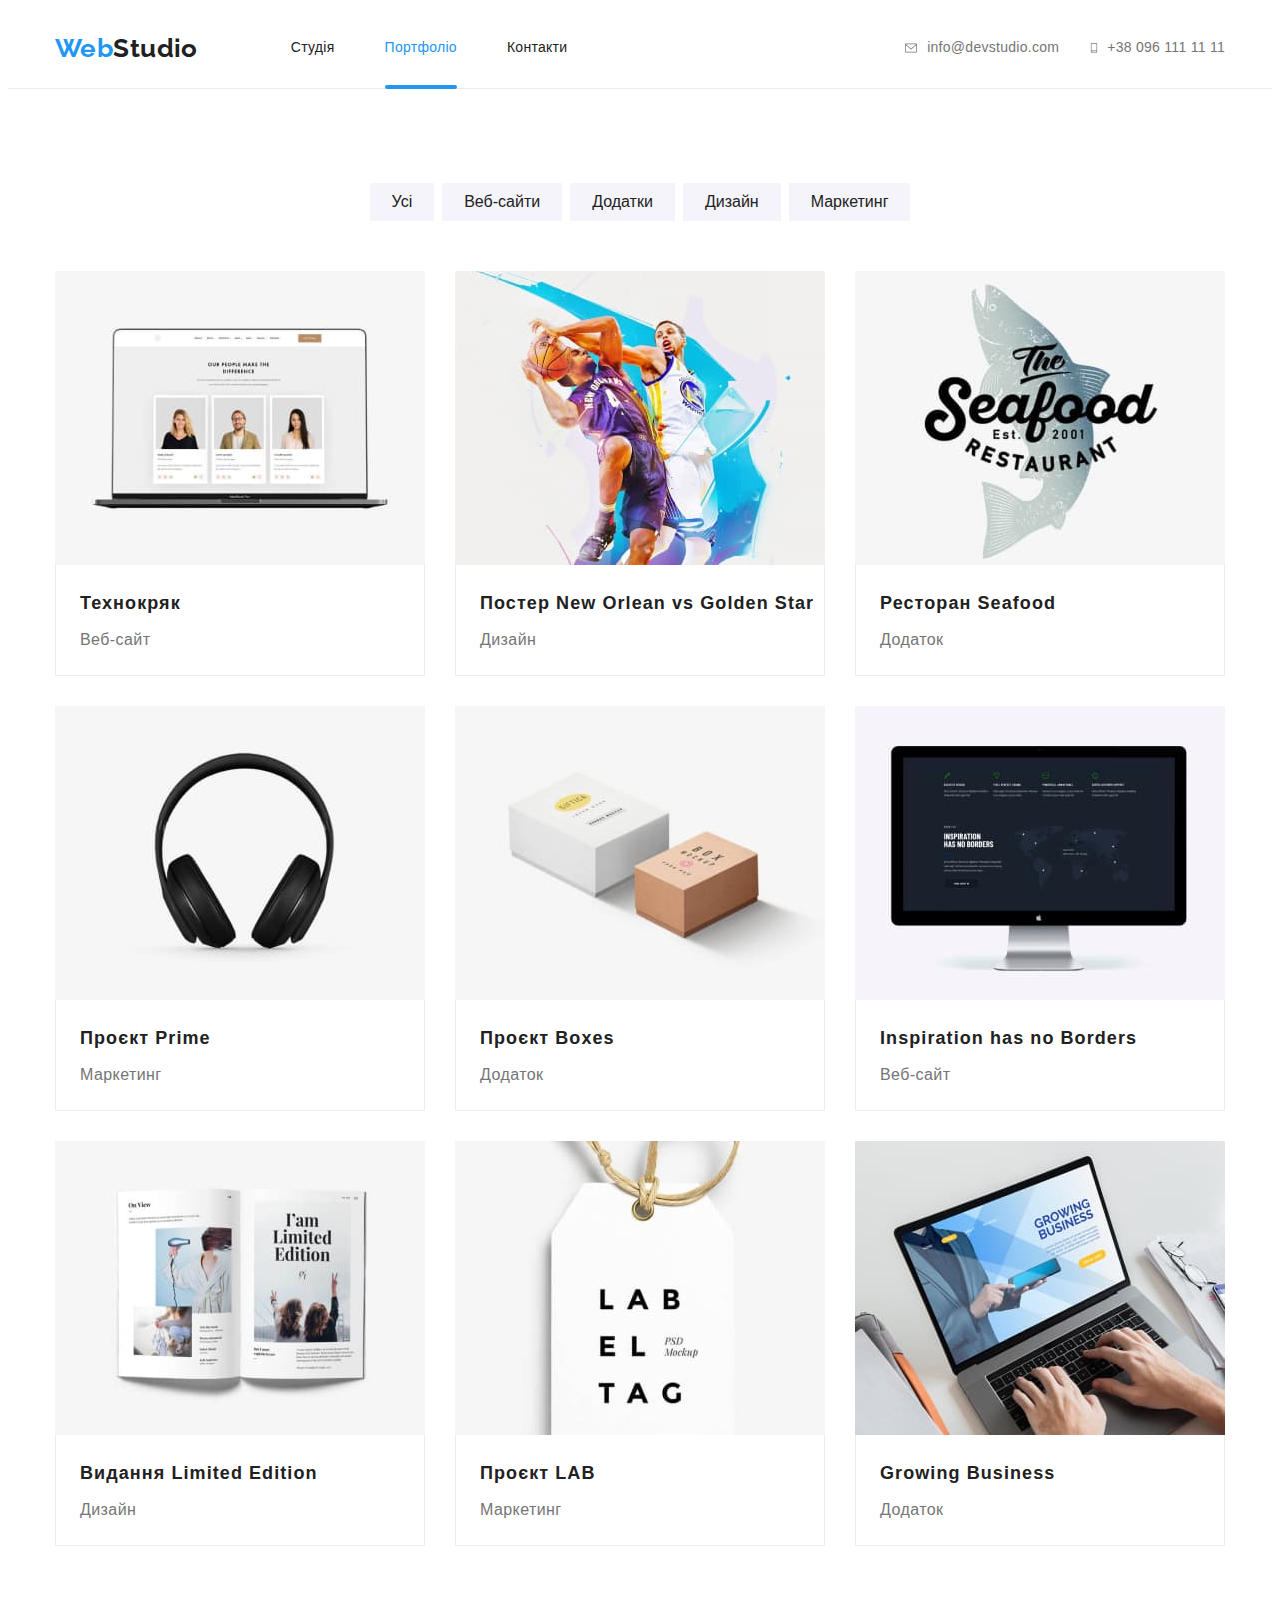
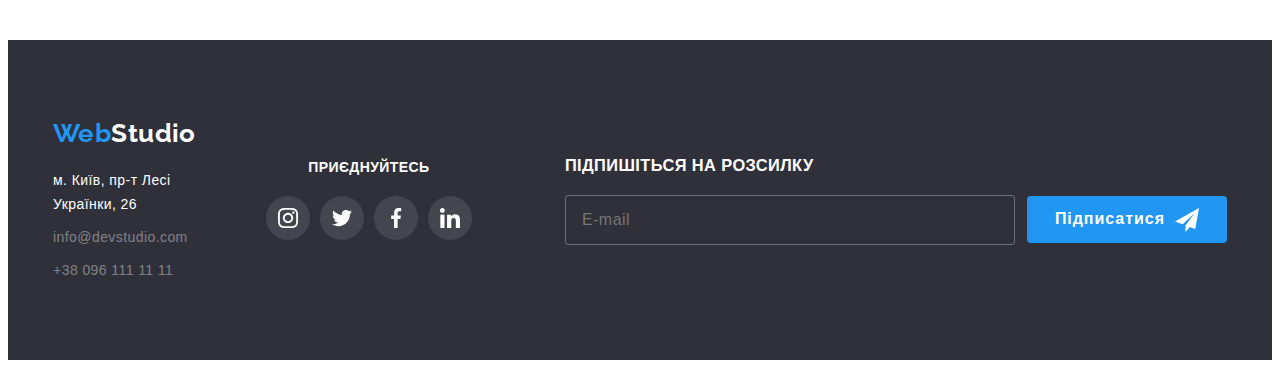
<file: marysha.html>
<!DOCTYPE html>

<html lang="uk">
  <head>
    <meta charset="UTF-8" >
    <meta http-equiv="X-UA-Compatible" content="IE=edge" >
    <meta name="viewport" content="width=device-width, initial-scale=1.0" >
    <title>Doсcument</title>
    <link rel="preconnect" href="https://fonts.googleapis.com" >
    <link rel="preconnect" href="https://fonts.gstatic.com" crossorigin >
    <link
      href="https://fonts.googleapis.com/css2?family=Raleway:wght@700&family=Roboto+Flex:opsz,wght@8..144,400;8..144,500;8..144,700;8..144,900&display=swap"
      rel="stylesheet"
    >
    <link
      rel="stylesheet"
      href="https://cdnjs.cloudflare.com/ajax/libs/modern-normalize/1.1.0/modern-normalize.min.css"
      integrity="sha512-wpPYUAdjBVSE4KJnH1VR1HeZfpl1ub8YT/NKx4PuQ5NmX2tKuGu6U/JRp5y+Y8XG2tV+wKQpNHVUX03MfMFn9Q=="
      crossorigin="anonymous"
      referrerpolicy="no-referrer"
    >
    
    <link rel="stylesheet" href="./css/main.min.css" >
  </head>

  <body class="body">

    <!-- Header -->


<header class="header">
      <div class="container top-place">
        <nav class="navigate">
          <a class="logo logo--top-distance" lang="en" href="/">
            <span class="logo__first-part">Web</span>
            <span class="logo__second-part">Studio</span>
          </a>
          <ul class="navigate__list">
            <li class="navigate__item">
              <a class="navigate__link " href="./index.html">Студія</a>
            </li>
            <li class="navigate__item">
              <a class="navigate__link navigate__link--active" href="./portfolio.html">Портфоліо</a>
            </li>
            <li class="navigate__item">
              <a class="navigate__link" href="./index.html">Контакти</a>
            </li>
          </ul>
        </nav>
        <ul class="contacts">
          <li class="contacts__item">
            <a class="contacts__link" href="mailto:info@devstudio.com">
              <svg class="contacts__icon" width="16" height="12">
                <use href="./images/symbol-defs.svg#icon-mail"></use>
              </svg>
              <span>info@devstudio.com</span>
            </a>
          </li>
          <li class="contacts__item">
            <a class="contacts__link" href="tel:+380961111111">
              <svg class="contacts__icon" width="10" height="16">
                <use href="./images/symbol-defs.svg#icon-smartphone"></use>
              </svg>
              <span>+38 096 111 11 11</span>
            </a>
          </li>
        </ul>
        <button class="header__burger-btn" type="button" data-modal-open>
          <svg class="header__burger-icon" width="40" height="40">
            <use href="./images/symbol-defs.svg#icon-burger-menu_40px"></use>
          </svg>
        </button>
      </div>
    </header>


    <!-- Перелік розробок/portfolio -->
    <main>
      <section class="portfolio-projects">
        <div class="container projects">
          <h1 class="visually-hidden">Перелік розробок</h1>
          <ul class="project-list-button">
            <li class="list-item-button">
              <button class="project-list-item-button" type="button">Усі</button>
            </li>
            <li class="list-item-button">
              <button class="project-list-item-button" type="button">Веб-сайти</button>
            </li>
            <li class="list-item-button">
              <button class="project-list-item-button" type="button">Додатки</button>
            </li>
            <li class="list-item-button">
              <button class="project-list-item-button" type="button">Дизайн</button>
            </li>
            <li class="list-item-button">
              <button class="project-list-item-button" type="button">Маркетинг</button>
            </li>
          </ul>
          <ul class="portfolio-project-list">
            <li class="portfolio-project-item">
              <a class="portfolio-project-link" href="#">
                <div class="relative-div">
                  <picture>
                    <source
                    srcset="
                    ./images/desktop-img/1x/1x-desktop-project-1.jpg 1x,
                    ./images/desktop-img/2x/2x-desktop-project-1.jpg 2x
                    "
                    media="(min-width: 1200px)"
                    >
                    <source
                    srcset="
                    ./images/tablet-img/1x/1x-tablet-project-1.jpg 1x,
                    ./images/tablet-img/2x/2x-tablet-project-1.jpg 2x
                    "
                    media="(min-width: 768px)"
                    >
                    <source
                    srcset="
                    ./images/mobile-img/1x/1x-mobile-project-1.jpg 1x,
                    ./images/mobile-img/2x/2x-mobile-project-1.jpg 2x
                    "
                    media="(max-width: 767px)"
                    >
                    <img
                    src="./images/mobile-img/1x/1x-mobile-project-1.jpg"
                    alt="Відкритий веб-сайт на ноутбуці"
                    width="370"
                    >
                  </picture>
                  <p class="portfolio-switch-text">
                    Ресурс пропонує комплексні пропозиції з різним рівнем функціоналу та сервісів.
                    Все це дозволить відвідувачу отримати вичерпні відомості про компанію чи
                    приватну особу.
                  </p>
                </div>
                <div class="border-div">
                  <h2 class="portfolio-project-list-title">Технокряк</h2>
                  <p class="portfolio-project-list-text">Веб-сайт</p>
                </div>
              </a>
            </li>
            <li class="portfolio-project-item">
              <a class="portfolio-project-link" href="#">
                <div class="relative-div">
                  <picture>
                    <source
                    srcset="
                    ./images/desktop-img/1x/1x-desktop-project-2.jpg 1x,
                    ./images/desktop-img/2x/2x-desktop-project-2.jpg 2x
                    "
                    media="(min-width: 1200px)"
                    >
                    <source
                    srcset="
                    ./images/tablet-img/1x/1x-tablet-project-2.jpg 1x,
                    ./images/tablet-img/2x/2x-tablet-project-2.jpg 2x
                    "
                    media="(min-width: 768px)"
                    >
                    <source
                    srcset="
                    ./images/mobile-img/1x/1x-mobile-project-2.jpg 1x,
                    ./images/mobile-img/2x/2x-mobile-project-2.jpg 2x
                    "
                    media="(max-width: 767px)"
                    >
                    <img
                    src="./images/mobile-img/1x/1x-mobile-project-2.jpg"
                    alt="Постер, на якому два баскетболіста виброюють м'яч"
                    width="370"
                    >
                  </picture>
                  <p class="portfolio-switch-text">
                    Ресурс пропонує комплексні пропозиції з різним рівнем функціоналу та сервісів.
                    Все це дозволить відвідувачу отримати вичерпні відомості про компанію чи
                    приватну особу.Ресурс пропонує комплексні пропозиції з різним рівнем функціоналу
                    та сервісів. Все це дозволить відвідувачу отримати вичерпні відомості про
                    компанію чи приватну особу.
                  </p>
                </div>
                <div class="border-div">
                  <h2 class="portfolio-project-list-title">
                    Постер <span lang="en">New Orlean vs Golden Star</span>
                  </h2>
                  <p class="portfolio-project-list-text">Дизайн</p>
                </div>
              </a>
            </li>
            <li class="portfolio-project-item">
              <a class="portfolio-project-link" href="#">
                <div class="relative-div">
                  <picture>
                    <source
                    srcset="
                    ./images/desktop-img/1x/1x-desktop-project-3.jpg 1x,
                    ./images/desktop-img/2x/2x-desktop-project-3.jpg 2x
                    "
                    media="(min-width: 1200px)"
                    >
                    <source
                    srcset="
                    ./images/tablet-img/1x/1x-tablet-project-3.jpg 1x,
                    ./images/tablet-img/2x/2x-tablet-project-3.jpg 2x
                    "
                    media="(min-width: 768px)"
                    >
                    <source
                    srcset="
                    ./images/mobile-img/1x/1x-mobile-project-3.jpg 1x,
                    ./images/mobile-img/2x/2x-mobile-project-3.jpg 2x
                    "
                    media="(max-width: 767px)"
                    >
                    <img
                    src="./images/mobile-img/1x/1x-mobile-project-3.jpg"
                    alt="Риба на логотипі ресторану" 
                    width="370"
                    >
                  </picture>
                  <p class="portfolio-switch-text">
                    Ресурс пропонує комплексні пропозиції з різним рівнем функціоналу та сервісів.
                    Все це дозволить відвідувачу отримати вичерпні відомості про компанію чи
                    приватну особу.Ресурс пропонує комплексні пропозиції з різним рівнем функціоналу
                    та сервісів. Все це дозволить відвідувачу отримати вичерпні відомості про
                    компанію чи приватну особу.
                  </p>
                </div>
                <div class="border-div">
                  <h2 class="portfolio-project-list-title">
                    Ресторан <span lang="en"> Seafood</span>
                  </h2>
                  <p class="portfolio-project-list-text">Додаток</p>
                </div>
              </a>
            </li>
            <li class="portfolio-project-item">
              <a class="portfolio-project-link" href="#">
                <div class="relative-div">
                  <picture>
                    <source
                    srcset="
                    ./images/desktop-img/1x/1x-desktop-project-4.jpg 1x,
                    ./images/desktop-img/2x/2x-desktop-project-4.jpg 2x
                    "
                    media="(min-width: 1200px)"
                    >
                    <source
                    srcset="
                    ./images/tablet-img/1x/1x-tablet-project-4.jpg 1x,
                    ./images/tablet-img/2x/2x-tablet-project-4.jpg 2x
                    "
                    media="(min-width: 768px)"
                    >
                    <source
                    srcset="
                    ./images/mobile-img/1x/1x-mobile-project-4.jpg 1x,
                    ./images/mobile-img/2x/2x-mobile-project-4.jpg 2x
                    "
                    media="(max-width: 767px)"
                    >
                    <img
                    src="./images/mobile-img/1x/1x-mobile-project-4.jpg"
                    alt="Чорні навушники"
                    width="370"
                    >
                  </picture>
                  <p class="portfolio-switch-text">
                    Ресурс пропонує комплексні пропозиції з різним рівнем функціоналу та сервісів.
                    Все це дозволить відвідувачу отримати вичерпні відомості про компанію чи
                    приватну особу.Ресурс пропонує комплексні пропозиції з різним рівнем функціоналу
                    та сервісів. Все це дозволить відвідувачу отримати вичерпні відомості про
                    компанію чи приватну особу.
                  </p>
                </div>
                <div class="border-div">
                  <h2 class="portfolio-project-list-title">Проєкт <span lang="en">Prime</span></h2>
                  <p class="portfolio-project-list-text">Маркетинг</p>
                </div>
              </a>
            </li>
            <li class="portfolio-project-item">
              <a class="portfolio-project-link" href="#">
                <div class="relative-div">
                  <picture>
                    <source
                    srcset="
                    ./images/desktop-img/1x/1x-desktop-project-5.jpg 1x,
                    ./images/desktop-img/2x/2x-desktop-project-5.jpg 2x
                    "
                    media="(min-width: 1200px)"
                    >
                    <source
                    srcset="
                    ./images/tablet-img/1x/1x-tablet-project-5.jpg 1x,
                    ./images/tablet-img/2x/2x-tablet-project-5.jpg 2x
                    "
                    media="(min-width: 768px)"
                    >
                    <source
                    srcset="
                    ./images/mobile-img/1x/1x-mobile-project-5.jpg 1x,
                    ./images/mobile-img/2x/2x-mobile-project-5.jpg 2x
                    "
                    media="(max-width: 767px)"
                    >
                    <img
                    src="./images/mobile-img/1x/1x-mobile-project-5.jpg"
                    alt="Дві коробки. Одна біла, друга коричнева"
                    width="370"
                    >
                  </picture>
                  <p class="portfolio-switch-text">
                    Ресурс пропонує комплексні пропозиції з різним рівнем функціоналу та сервісів.
                    Все це дозволить відвідувачу отримати вичерпні відомості про компанію чи
                    приватну особу.Ресурс пропонує комплексні пропозиції з різним рівнем функціоналу
                    та сервісів. Все це дозволить відвідувачу отримати вичерпні відомості про
                    компанію чи приватну особу.
                  </p>
                </div>
                <div class="border-div">
                  <h2 class="portfolio-project-list-title">Проєкт <span lang="en">Boxes</span></h2>
                  <p class="portfolio-project-list-text">Додаток</p>
                </div>
              </a>
            </li>
            <li class="portfolio-project-item">
              <a class="portfolio-project-link" href="#">
                <div class="relative-div">
                  <picture>
                    <source
                    srcset="
                    ./images/desktop-img/1x/1x-desktop-project-6.jpg 1x,
                    ./images/desktop-img/2x/2x-desktop-project-6.jpg 2x
                    "
                    media="(min-width: 1200px)"
                    >
                    <source
                    srcset="
                    ./images/tablet-img/1x/1x-tablet-project-6.jpg 1x,
                    ./images/tablet-img/2x/2x-tablet-project-6.jpg 2x
                    "
                    media="(min-width: 768px)"
                    >
                    <source
                    srcset="
                    ./images/mobile-img/1x/1x-mobile-project-6.jpg 1x,
                    ./images/mobile-img/2x/2x-mobile-project-6.jpg 2x
                    "
                    media="(max-width: 767px)"
                    >
                    <img
                    src="./images/mobile-img/1x/1x-mobile-project-6.jpg"
                    alt="Сайт з мапою на десктопі епл"
                    width="370"
                    >
                  </picture>
                  <p class="portfolio-switch-text">
                    Ресурс пропонує комплексні пропозиції з різним рівнем функціоналу та сервісів.
                    Все це дозволить відвідувачу отримати вичерпні відомості про компанію чи
                    приватну особу.Ресурс пропонує комплексні пропозиції з різним рівнем функціоналу
                    та сервісів. Все це дозволить відвідувачу отримати вичерпні відомості про
                    компанію чи приватну особу.
                  </p>
                </div>
                <div class="border-div">
                  <h2 class="portfolio-project-list-title" lang="en">Inspiration has no Borders</h2>
                  <p class="portfolio-project-list-text">Веб-сайт</p>
                </div>
              </a>
            </li>
            <li class="portfolio-project-item">
              <a class="portfolio-project-link" href="#">
                <div class="relative-div">
                  <picture>
                    <source
                    srcset="
                    ./images/desktop-img/1x/1x-desktop-project-7.jpg 1x,
                    ./images/desktop-img/2x/2x-desktop-project-7.jpg 2x
                    "
                    media="(min-width: 1200px)"
                    >
                    <source
                    srcset="
                    ./images/tablet-img/1x/1x-tablet-project-7.jpg 1x,
                    ./images/tablet-img/2x/2x-tablet-project-3.jpg 2x
                    "
                    media="(min-width: 768px)"
                    >
                    <source
                    srcset="
                    ./images/mobile-img/1x/1x-mobile-project-7.jpg 1x,
                    ./images/mobile-img/2x/2x-mobile-project-7.jpg 2x
                    "
                    media="(max-width: 767px)"
                    >
                    <img
                    src="./images/mobile-img/1x/1x-mobile-project-7.jpg"
                    alt="Відкритий жіночій журнал" 
                    width="370"
                    >
                  </picture>
                  <p class="portfolio-switch-text">
                    Ресурс пропонує комплексні пропозиції з різним рівнем функціоналу та сервісів.
                    Все це дозволить відвідувачу отримати вичерпні відомості про компанію чи
                    приватну особу.Ресурс пропонує комплексні пропозиції з різним рівнем функціоналу
                    та сервісів. Все це дозволить відвідувачу отримати вичерпні відомості про
                    компанію чи приватну особу.
                  </p>
                </div>
                <div class="border-div">
                  <h2 class="portfolio-project-list-title">
                    Видання <span lang="en">Limited Edition</span>
                  </h2>
                  <p class="portfolio-project-list-text">Дизайн</p>
                </div>
              </a>
            </li>
            <li class="portfolio-project-item">
              <a class="portfolio-project-link" href="#">
                <div class="relative-div">
                  <picture>
                    <source
                    srcset="
                    ./images/desktop-img/1x/1x-desktop-project-8.jpg 1x,
                    ./images/desktop-img/2x/2x-desktop-project-8.jpg 2x
                    "
                    media="(min-width: 1200px)"
                    >
                    <source
                    srcset="
                    ./images/tablet-img/1x/1x-tablet-project-8.jpg 1x,
                    ./images/tablet-img/2x/2x-tablet-project-8.jpg 2x
                    "
                    media="(min-width: 768px)"
                    >
                    <source
                    srcset="
                    ./images/mobile-img/1x/1x-mobile-project-8.jpg 1x,
                    ./images/mobile-img/2x/2x-mobile-project-8.jpg 2x
                    "
                    media="(max-width: 767px)"
                    >
                    <img
                    src="./images/mobile-img/1x/1x-mobile-project-8.jpg"
                    alt="Білий ярлик з написом" 
                    width="370"
                    >
                  </picture>
                  <p class="portfolio-switch-text">
                    Ресурс пропонує комплексні пропозиції з різним рівнем функціоналу та сервісів.
                    Все це дозволить відвідувачу отримати вичерпні відомості про компанію чи
                    приватну особу.Ресурс пропонує комплексні пропозиції з різним рівнем функціоналу
                    та сервісів. Все це дозволить відвідувачу отримати вичерпні відомості про
                    компанію чи приватну особу.
                  </p>
                </div>
                <div class="border-div">
                  <h2 class="portfolio-project-list-title">Проєкт <span lang="en">LAB</span></h2>
                  <p class="portfolio-project-list-text">Маркетинг</p>
                </div>
              </a>
            </li>
            <li class="portfolio-project-item">
              <a class="portfolio-project-link" href="#">
                <div class="relative-div">
                  <picture>
                    <source
                    srcset="
                    ./images/desktop-img/1x/1x-desktop-project-9.jpg 1x,
                    ./images/desktop-img/2x/2x-desktop-project-9.jpg 2x
                    "
                    media="(min-width: 1200px)"
                    >
                    <source
                    srcset="
                    ./images/tablet-img/1x/1x-tablet-project-9.jpg 1x,
                    ./images/tablet-img/2x/2x-tablet-project-9.jpg 2x
                    "
                    media="(min-width: 768px)"
                    >
                    <source
                    srcset="
                    ./images/mobile-img/1x/1x-mobile-project-9.jpg 1x,
                    ./images/mobile-img/2x/2x-mobile-project-9.jpg 2x
                    "
                    media="(max-width: 767px)"
                    >
                    <img
                    src="./images/mobile-img/1x/1x-mobile-project-9.jpg"
                    alt="Дві долоні печатають на ноутбуці"
                    width="370"
                    >
                  </picture>
                  <p class="portfolio-switch-text">
                    Ресурс пропонує комплексні пропозиції з різним рівнем функціоналу та сервісів.
                    Все це дозволить відвідувачу отримати вичерпні відомості про компанію чи
                    приватну особу.Ресурс пропонує комплексні пропозиції з різним рівнем функціоналу
                    та сервісів. Все це дозволить відвідувачу отримати вичерпні відомості про
                    компанію чи приватну особу.
                  </p>
                </div>
                <div class="border-div">
                  <h2 class="portfolio-project-list-title" lang="en">Growing Business</h2>
                  <p class="portfolio-project-list-text">Додаток</p>
                </div>
              </a>
            </li>
          </ul>
        </div>
      </section>
    </main>

    <!-- footer -->


    <footer class="footer">
      <div class="container flex">
        <div class="footer__part">
          <a class="logo logo--bottom-distance" lang="en" href="/">
            <span class="logo__first-part">Web</span>
            <span class="logo__second-part logo__second-part--color">Studio</span>
            </a>
          <address class="address">
            <ul class="address__list">
              <li class="address__item">
                <a class="address__link" href="#">м. Київ, пр-т Лесі Українки, 26</a>
              </li>
              <li class="address__item">
                <a class="address__contact" href="mailto:info@devstudio.com">info@devstudio.com</a>
              </li>
              <li class="address__item"><a class="address__contact" href="tel:+380961111111">+38 096 111 11 11</a></li>
            </ul>
          </address>
        </div>
        <div class="footer-social">
          <h3 class="footer-social__title">Приєднуйтесь</h3>
          <ul class="footer-social__list">
            <li class="footer-social__item">
              <a class="footer-social__link" href="#">
                <svg class="footer-social__icons" width="20" height="20">
                  <use href="./images/symbol-defs.svg#icon-instagram-2"></use>
                </svg>
              </a>
            </li>
            <li class="footer-social__item">
              <a class="footer-social__link" href="#">
                <svg class="footer-social__icons" width="20" height="20">
                  <use href="./images/symbol-defs.svg#icon-twitter-1"></use>
                </svg>
              </a>
            </li>
            <li class="footer-social__item">
              <a class="footer-social__link" href="#">
                <svg class="social__icons" width="20" height="20">
                  <use href="./images/symbol-defs.svg#icon-facebook-1"></use>
                </svg>
              </a>
            </li>
            <li class="footer-social__item">
              <a class="footer-social__link" href="#">
                <svg class="social__icons" width="20" height="20">
                  <use href="./images/symbol-defs.svg#icon-linkedin-1"></use>
                </svg>
              </a>
            </li>
          </ul>
        </div>
        <form class="footer-form">
          <h3 class="footer-form__title">Підпишіться на розсилку</h3>
          <div class="footer-form__div-label">
            <label class="footer-form__label">
              <input
              type="email"
              name="user-email"
              class="footer-form__input"
              placeholder="E-mail"
              required
              >
            </label>
            <button type="submit" class="footer-form__button">
                Підписатися               
              <svg class="footer-form__icon" width="24" height="24">
                <use href="./images/symbol-defs.svg#icon-airplane"></use>
              </svg>
                
            </button>
          </div>
          
            
        </form>
      </div>
    </footer>
  </body>


</html>
</file>
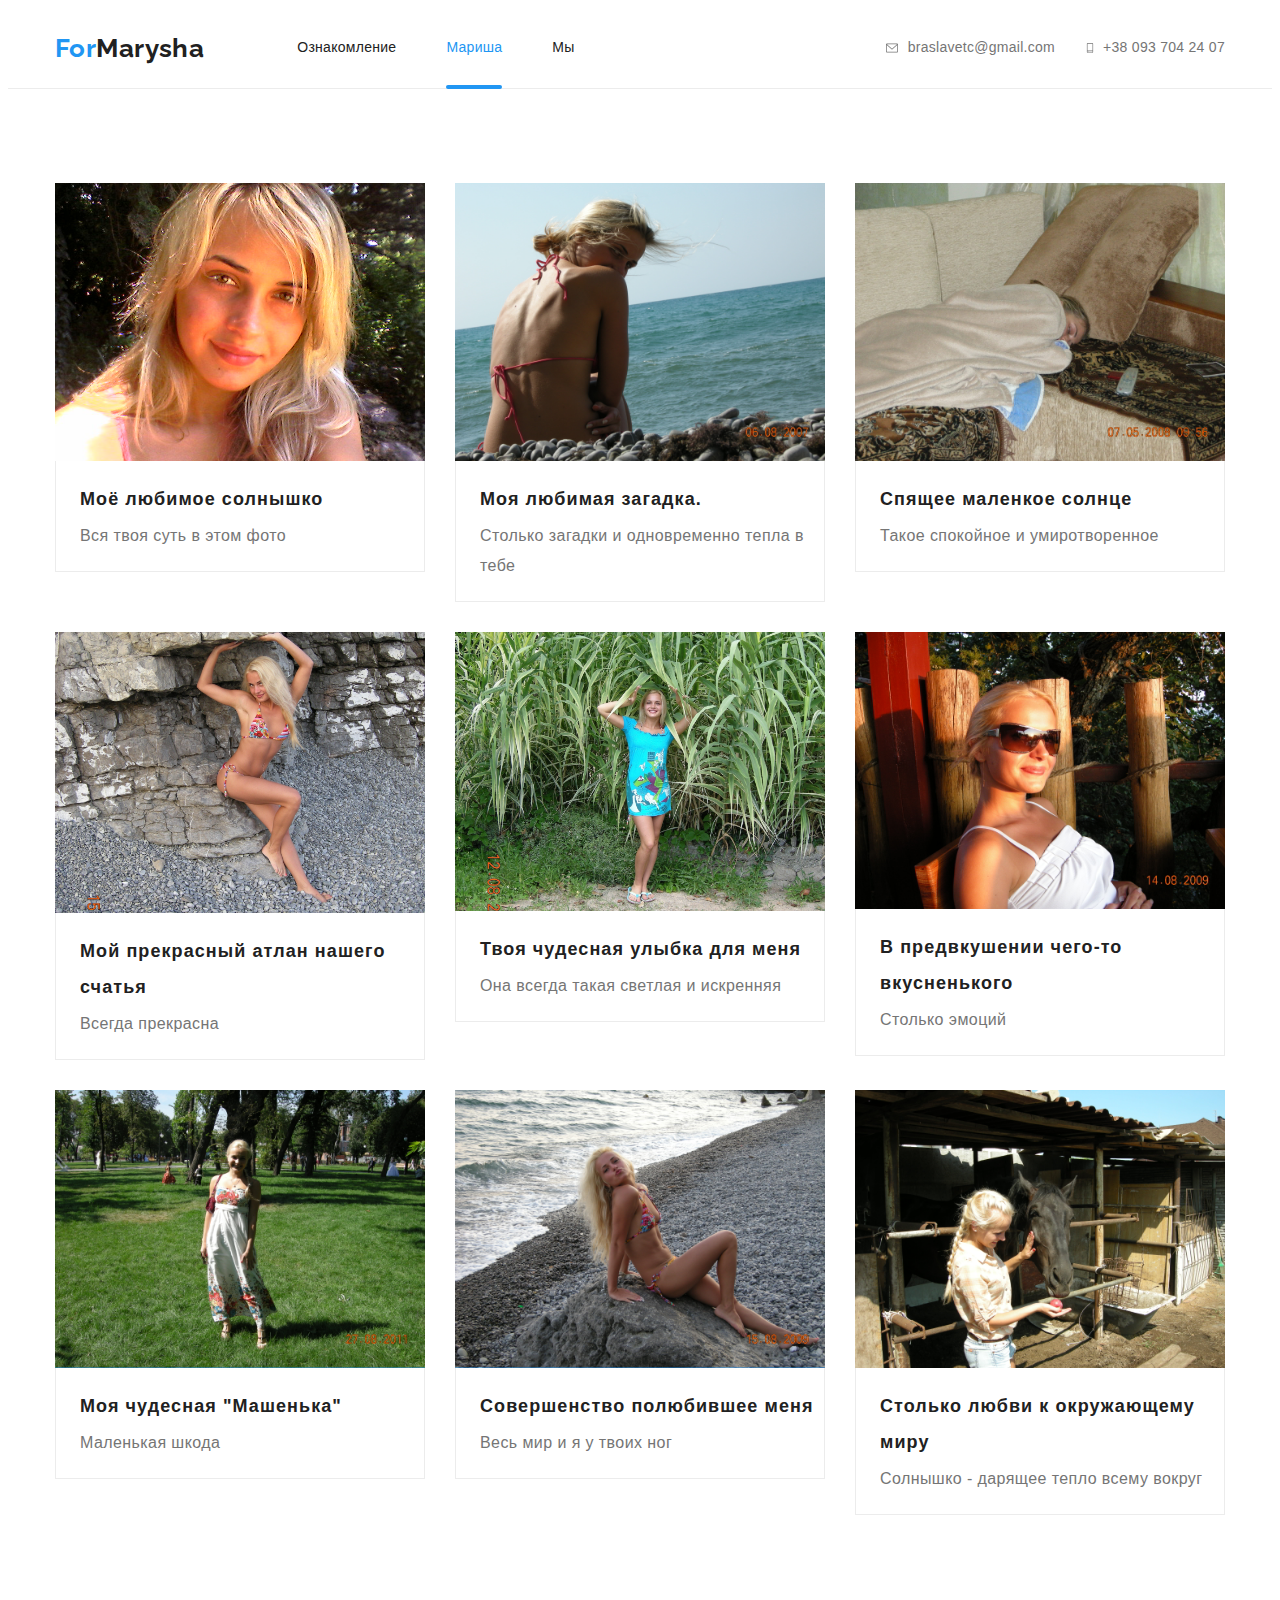
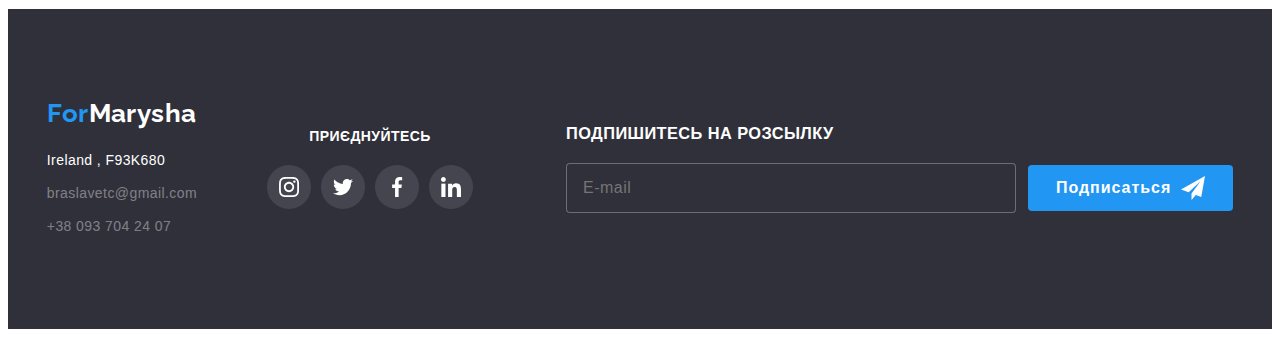
<file: portfolio.html>
<!DOCTYPE html>

<html lang="uk">
  <head>
    <meta charset="UTF-8" >
    <meta http-equiv="X-UA-Compatible" content="IE=edge" >
    <meta name="viewport" content="width=device-width, initial-scale=1.0" >
    <title>Doсcument</title>
    <link rel="preconnect" href="https://fonts.googleapis.com" >
    <link rel="preconnect" href="https://fonts.gstatic.com" crossorigin >
    <link
      href="https://fonts.googleapis.com/css2?family=Raleway:wght@700&family=Roboto+Flex:opsz,wght@8..144,400;8..144,500;8..144,700;8..144,900&display=swap"
      rel="stylesheet"
    >
    <link
      rel="stylesheet"
      href="https://cdnjs.cloudflare.com/ajax/libs/modern-normalize/1.1.0/modern-normalize.min.css"
      integrity="sha512-wpPYUAdjBVSE4KJnH1VR1HeZfpl1ub8YT/NKx4PuQ5NmX2tKuGu6U/JRp5y+Y8XG2tV+wKQpNHVUX03MfMFn9Q=="
      crossorigin="anonymous"
      referrerpolicy="no-referrer"
    >
    
    <link rel="stylesheet" href="./css/main.min.css" >
  </head>

  <body class="body">

    <!-- Header -->


    <header class="header">
      <div class="container top-place">
        <nav class="navigate">
          <a class="logo logo--top-distance" lang="en" href="./index.html">
            <span class="logo__first-part">For</span>
            <span class="logo__second-part">Marysha</span>
          </a>
          <ul class="navigate__list">
            <li class="navigate__item">
              <a class="navigate__link" href="./index.html">Ознакомление</a>
            </li>
            <li class="navigate__item">
              <a class="navigate__link navigate__link--active" href="./portfolio.html">Мариша</a>
            </li>
            <li class="navigate__item">
              <a class="navigate__link" href="./we.html">Мы</a>
            </li>
          </ul>
        </nav>
        <ul class="contacts">
          <li class="contacts__item">
            <a class="contacts__link" href="mailto:braslavetc@gmail.com">
              <svg class="contacts__icon" width="16" height="12">
                <use href="./images/symbol-defs.svg#icon-mail"></use>
              </svg>
              <span>braslavetc@gmail.com</span>
            </a>
          </li>
          <li class="contacts__item">
            <a class="contacts__link" href="tel:+380937042407">
              <svg class="contacts__icon" width="10" height="16">
                <use href="./images/symbol-defs.svg#icon-smartphone"></use>
              </svg>
              <span>+38 093 704 24 07</span>
            </a>
          </li>
        </ul>
        <button class="header__burger-btn" type="button" data-menu-open >
          <svg class="header__burger-icon" width="40" height="40">
            <use href="./images/symbol-defs.svg#icon-burger-menu_40px"></use>
          </svg>
        </button>
      </div>


      <div class="mob-menu is-hidden" data-menu>
        <button type="button" class="mob-menu__btn-close" data-menu-close>
          <svg class="modal-close__icon" width="20" height="20">
            <use href="./images/symbol-defs.svg#icon-close-black-X"></use>
          </svg>
        </button>
        <ul class="mob-menu__list">
            <li class="mob-menu__item">
              <a class="mob-menu__link" href="./index.html">Ознакомление</a>
            </li>
            <li class="mob-menu__item">
              <a class="mob-menu__link mob-menu__link--position-active" href="./portfolio.html">Мариша</a>
            </li>
            <li class="mob-menu__item">
              <a class="mob-menu__link" href="./we.html">Мы</a>
            </li>
          </ul>

          <ul class="mob-menu__contact-list">
          <li class="mob-menu__contact-item">
            <a class="mob-menu__contact-phone" href="tel:+380937042407">
              <span>+38 093 704 24 07</span>
            </a>
          </li>
          <li class="mob-menu__contact-item">
            <a class="mob-menu__contact-mail" href="mailto:braslavetc@gmail.com">
              <span>braslavetc@gmail.com</span>
            </a>
          </li>
        </ul>

        <ul class="mob-menu__soc-list">
          <li class="mob-menu__soc-item ">
            <a class="mob-menu__soc-link" href="#">Instagram</a>
          </li>
          <li class="mob-menu__soc-item mob-menu__soc-item--border">
            <a class="mob-menu__soc-link" href="#">Twitter</a>
          </li>
          <li class="mob-menu__soc-item mob-menu__soc-item--border">
            <a class="mob-menu__soc-link" href="#">Facebook</a>
          </li>
          <li class="mob-menu__soc-item mob-menu__soc-item--border">
            <a class="mob-menu__soc-link" href="#">linkedin</a>
          </li>
        </ul>

      </div>
    </header>


    <!-- Перелік розробок/portfolio -->
    <main>
      <section class="portfolio-projects">
        <div class="container projects">
          <h1 class="visually-hidden">Перелік розробок</h1>
          <ul class="portfolio-project-list">
            <li class="portfolio-project-item">
              <a class="portfolio-project-link" href="#">
                <div class="relative-div">
                  <picture>
                    
                    <img
                    src="./images/2/maryshka-1.jpg"
                    alt="Маришка"
                    width="370"
                    >
                  </picture>
                  <p class="portfolio-switch-text">
                    Это моя самая любимая фотография, она у меня была установлена на тебя более 8-10 лет.
                  </p>
                </div>
                <div class="border-div">
                  <h2 class="portfolio-project-list-title">Моё любимое солнышко</h2>
                  <p class="portfolio-project-list-text">Вся твоя суть в этом фото</p>
                </div>
              </a>
            </li>
            <li class="portfolio-project-item">
              <a class="portfolio-project-link" href="#">
                <div class="relative-div">
                  <picture>
                    <img
                    src="./images/2/maryshka-2.jpg"
                    alt="Маришка"
                    width="370"
                    >
                  </picture>
                  <p class="portfolio-switch-text">
                    Глядя тебе в глаза в такие моменты, моя душа таяла как воск от твоего тепла.
                  </p>
                </div>
                <div class="border-div">
                  <h2 class="portfolio-project-list-title">
                    Моя любимая загадка.
                  </h2>
                  <p class="portfolio-project-list-text">Столько загадки и одновременно тепла в тебе</p>
                </div>
              </a>
            </li>
            <li class="portfolio-project-item">
              <a class="portfolio-project-link" href="#">
                <div class="relative-div">
                  <picture>
                    
                    <img
                    src="./images/2/maryshka-3.jpg"
                    alt="Маришка" 
                    width="370"
                    >
                  </picture>
                  <p class="portfolio-switch-text">
                    Я очень часто , с любовью, наблюдал за тем как ты спишь, во мне это всегда вызывало трепетную нежность и желание заботиться и оберегать тебя.
                  </p>
                </div>
                <div class="border-div">
                  <h2 class="portfolio-project-list-title">
                    Спящее маленкое солнце
                  </h2>
                  <p class="portfolio-project-list-text">Такое спокойное  и умиротворенное</p>
                </div>
              </a>
            </li>
            <li class="portfolio-project-item">
              <a class="portfolio-project-link" href="#">
                <div class="relative-div">
                  <picture>
                 
                    <img
                    src="./images/2/maryshka-4.jpg"
                    alt="Маришка"
                    width="370"
                    >
                  </picture>
                  <p class="portfolio-switch-text">
                    Я всегда поражался твоей красоте и грации - ты всегда ослепительно красива.
                  </p>
                </div>
                <div class="border-div">
                  <h2 class="portfolio-project-list-title">Мой прекрасный атлан нашего счатья</span></h2>
                  <p class="portfolio-project-list-text">Всегда прекрасна</p>
                </div>
              </a>
            </li>
            <li class="portfolio-project-item">
              <a class="portfolio-project-link" href="#">
                <div class="relative-div">
                  <picture>
              
                    <img
                    src="./images/2/maryshka-5.jpg"
                    alt="Маришка"
                    width="370"
                    >
                  </picture>
                  <p class="portfolio-switch-text">
                    Когда ты улыбалась мне - я чувствовал себя счастливейшим человеком на земле. 
                  </p>
                </div>
                <div class="border-div">
                  <h2 class="portfolio-project-list-title">Твоя чудесная улыбка для меня</span></h2>
                  <p class="portfolio-project-list-text">Она всегда такая светлая и искренняя</p>
                </div>
              </a>
            </li>
            <li class="portfolio-project-item">
              <a class="portfolio-project-link" href="#">
                <div class="relative-div">
                  <picture>
                  
                    <img
                    src="./images/2/maryshka-6.jpg"
                    alt="Маришка"
                    width="370"
                    >
                  </picture>
                  <p class="portfolio-switch-text">
                    Для меня всегда было делом чести побаловать тебя чем-то вкусненьким - ведь твои эмоции стоили любых усилий.
                  </p>
                </div>
                <div class="border-div">
                  <h2 class="portfolio-project-list-title" lang="en">В предвкушении чего-то вкусненького</h2>
                  <p class="portfolio-project-list-text">Столько эмоций</p>
                </div>
              </a>
            </li>
            <li class="portfolio-project-item">
              <a class="portfolio-project-link" href="#">
                <div class="relative-div">
                  <picture>
               
                    <img
                    src="./images/2/maryshka-7.jpg"
                    alt="Маришка" 
                    width="370"
                    >
                  </picture>
                  <p class="portfolio-switch-text">
                    Для меня ассоциация тебя с этим персонажем, в такие моменты, дарили тепло, нежность и желание еще больше заботиться о тебе .
                  </p>
                </div>
                <div class="border-div">
                  <h2 class="portfolio-project-list-title">
                    Моя чудесная "Машенька"
                  </h2>
                  <p class="portfolio-project-list-text">Маленькая шкода</p>
                </div>
              </a>
            </li>
            <li class="portfolio-project-item">
              <a class="portfolio-project-link" href="#">
                <div class="relative-div">
                  <picture>
                 
                    <img
                    src="./images/2/maryshka-8.jpg"
                    alt="Маришка" 
                    width="370"
                    >
                  </picture>
                  <p class="portfolio-switch-text">
                    Глядя на любовь ко мне в твоих глазах , я готовы был весь мир зубами грызть для тебя.
                  </p>
                </div>
                <div class="border-div">
                  <h2 class="portfolio-project-list-title">Совершенство полюбившее меня</h2>
                  <p class="portfolio-project-list-text">Весь мир и я у твоих ног</p>
                </div>
              </a>
            </li>
            <li class="portfolio-project-item">
              <a class="portfolio-project-link" href="#">
                <div class="relative-div">
                  <picture>
                  
                    <img
                    src="./images/2/maryshka-9.JPG"
                    alt="Маришка"
                    width="370"
                    >
                  </picture>
                  <p class="portfolio-switch-text">
                    Всегда поражался твоему глубинному пониманию сути жизни , одна из твоих фраз у меня всегда внутри:
                    ты посадила семечку из которой появился росток , маленький зеленый  - на что я сказал: "не понимаю зачем ты это делаешь " , как сейчас помню что ты мне ответила: "смотри он маленький , но тоже очень хочет жить" - и в этот момент я понял свою ничтожность в сравнении с тобой  в понимании жизни -  и после этого я каждый раз  сталкиваясь с чем-то подобным нежно и трепетно стараюсь относится к любой жизни.  
                  </p>
                </div>
                <div class="border-div">
                  <h2 class="portfolio-project-list-title" lang="en">Столько любви к окружающему миру</h2>
                  <p class="portfolio-project-list-text">Солнышко - дарящее тепло всему вокруг</p>
                </div>
              </a>
            </li>
          </ul>
        </div>
      </section>
    </main>

    <!-- footer -->


    <footer class="footer">
      <div class="container flex">
        <div class="footer__part">
          <a class="logo logo--bottom-distance" lang="en" href="./index.html">
            <span class="logo__first-part">For</span>
            <span class="logo__second-part logo__second-part--color">Marysha</span>
            </a>
          <address class="address">
            <ul class="address__list">
              <li class="address__item">
                <a class="address__link" href="#">Ireland , F93K680</a>
              </li>
              <li class="address__item">
                <a class="address__contact" href="mailto:braslavetc@gmail.com">braslavetc@gmail.com</a>
              </li>
              <li class="address__item"><a class="address__contact" href="tel:+380937042407">+38 093 704 24 07</a></li>
            </ul>
          </address>
        </div>
        <div class="footer-social">
          <h3 class="footer-social__title">Приєднуйтесь</h3>
          <ul class="footer-social__list">
            <li class="footer-social__item">
              <a class="footer-social__link" href="#">
                <svg class="footer-social__icons" width="20" height="20">
                  <use href="./images/symbol-defs.svg#icon-instagram-2"></use>
                </svg>
              </a>
            </li>
            <li class="footer-social__item">
              <a class="footer-social__link" href="">
                <svg class="footer-social__icons" width="20" height="20">
                  <use href="./images/symbol-defs.svg#icon-twitter-1"></use>
                </svg>
              </a>
            </li>
            <li class="footer-social__item">
              <a class="footer-social__link" href="#">
                <svg class="social__icons" width="20" height="20">
                  <use href="./images/symbol-defs.svg#icon-facebook-1"></use>
                </svg>
              </a>
            </li>
            <li class="footer-social__item">
              <a class="footer-social__link" href="#">
                <svg class="social__icons" width="20" height="20">
                  <use href="./images/symbol-defs.svg#icon-linkedin-1"></use>
                </svg>
              </a>
            </li>
          </ul>
        </div>

        <form class="footer-form">
          <h3 class="footer-form__title">Подпишитесь на розсылку</h3>
          <div class="footer-form__div-label">
          <label class="footer-form__label">
            <input
              type="email"
              name="user-email"
              class="footer-form__input"
              placeholder="E-mail"
              required
            >
          </label>
            <button type="submit" class="footer-form__button">
              Подписаться               
            <svg class="footer-form__icon" width="24" height="24">
              <use href="./images/symbol-defs.svg#icon-airplane"></use>
            </svg>
                
            </button>
          </div>
            
          
        </form>
      </div>
    </footer>
    <script src="./js/modal.js"></script>
  </body>


</html>
</file>
<file: css/main.min.css>
html{box-sizing:border-box}*,*::before,*::after{box-sizing:inherit}p,h2,h3,h4,h5,h6{margin:0}h1{margin:0;padding:0}ul,ol{margin:0;padding-left:0}button{display:block;border-radius:4px;cursor:pointer;border:none}address{font-style:normal}img{display:block;max-width:100%;height:auto;width:100%}ul{list-style:none}a{text-decoration:none}.body{font-family:"Roboto",sans-serif;color:#212121;background-color:#fff;font-size:14px;letter-spacing:.03em}.no-scroll{overflow:hidden}.section{margin-top:60px;margin-bottom:60px}.visually-hidden{position:absolute;width:1px;height:1px;margin:-1px;border:0;padding:0;white-space:nowrap;-webkit-clip-path:inset(100%);clip-path:inset(100%);clip:rect(0 0 0 0);overflow:hidden}.is-hidden{visibility:hidden;opacity:0;pointer-events:none}.container{padding-right:15px;padding-left:15px;margin:0 auto}@media screen and (min-width: 480px){.container{max-width:480px}}@media screen and (min-width: 768px){.container{max-width:768px}}@media screen and (min-width: 1200px){.container{max-width:1200px}}.header{background-color:#fff;border-bottom:1px solid #ececec}.top-place{display:flex}.header__burger-btn{display:flex;justify-content:center;align-items:center;width:40;height:40;margin-left:auto;background-color:#fff}@media screen and (min-width: 768px){.header__burger-btn{display:none}}.navigate{display:flex;height:60px}.navigate__list{display:flex;display:none}.navigate__item:not(:last-child){margin-right:50px}.navigate__item:first-child{margin-left:93px}.navigate__link{position:relative;display:block;padding-top:32px;padding-bottom:32px;color:#212121;font-weight:500;line-height:1.14;letter-spacing:.02em;transition-property:color;transition-duration:250ms;-webkit-animation-timing-function:cubic-bezier(0.4, 0, 0.2, 1);animation-timing-function:cubic-bezier(0.4, 0, 0.2, 1)}.navigate__link:hover,.navigate__link:focus{color:#2196f3}.navigate__link--active{color:#2196f3}.navigate__link--active::after{content:"";position:absolute;left:0;bottom:-1px;width:100%;height:4px;border-radius:2px;background:#2196f3}@media screen and (min-width: 768px){.navigate{height:80px}.navigate__list{display:flex}}.logo{display:flex;align-items:center;color:#212121;font-family:"Raleway",sans-serif;font-weight:700;font-size:24px;line-height:1.1666666667}.logo--bottom-distance{padding-bottom:20px}.logo__first-part{color:#2196f3;font-family:"Raleway",sans-serif;font-weight:700}.logo__second-part{font-family:"Raleway",sans-serif;font-weight:700}.logo__second-part--color{color:#fff}@media screen and (min-width: 1200px){.logo{font-size:26px;line-height:1.1923076923}}.contacts{display:none}.contacts__link{display:flex;align-items:center;color:#757575;font-weight:500;line-height:1.14;letter-spacing:.02em;transition-property:color;transition-duration:250ms;-webkit-animation-timing-function:cubic-bezier(0.4, 0, 0.2, 1);animation-timing-function:cubic-bezier(0.4, 0, 0.2, 1)}.contacts__link:hover,.contacts__link:hover .contacts__icon{color:#2196f3;fill:#2196f3}.contacts__link:focus,.contacts__link:focus .contacts__icon{color:#2196f3;fill:#2196f3}.contacts__icon{margin-right:8px;fill:#757575;transition-property:fill;transition-duration:250ms;-webkit-animation-timing-function:cubic-bezier(0.4, 0, 0.2, 1);animation-timing-function:cubic-bezier(0.4, 0, 0.2, 1)}.contacts__link:hover,.contacts__link:focus{color:#2196f3}@media screen and (min-width: 768px){.contacts{display:flex;flex-flow:column;justify-content:center;margin-left:auto}.contacts__item:not(:last-child){margin-bottom:10px}}@media screen and (min-width: 1200px){.contacts{display:flex;flex-flow:row;justify-content:center;align-items:center}.contacts__item:not(:last-child){margin-bottom:0;margin-right:30px}}.mob-menu{width:100%;height:100%;position:fixed;top:0;z-index:1;background-color:#fff;padding:48px 40px;overflow:scroll}.mob-menu__btn-close{position:absolute;top:10px;right:15px;width:40px;height:40px;display:flex;align-items:center;justify-content:center;background-color:#fff}.mob-menu__btn-close:hover,.mob-menu__btn-close:focus{fill:#2196f3}.mob-menu__list{margin-bottom:200px}.mob-menu__item:not(:last-child){margin-bottom:30px}.mob-menu__link{font-weight:500;font-size:40px;line-height:1.175;letter-spacing:.02em;color:#212121}.mob-menu__link--position-active{color:#2196f3}.mob-menu__contact-list{margin-bottom:64px}.mob-menu__contact-item:not(:last-child){margin-bottom:32px}.mob-menu__contact-phone{font-weight:500;font-size:34px;line-height:1.1764705882;letter-spacing:.02em;color:#2196f3}.mob-menu__contact-mail{font-weight:500;font-size:24px;line-height:1.1666666667;letter-spacing:.02em;color:#757575}.mob-menu__soc-list{display:flex}.mob-menu__soc-item{padding:0 10px}.mob-menu__soc-link{font-weight:500;font-size:18px;line-height:1.2222222222;letter-spacing:.02em;color:#2196f3}.mob-menu__soc-item--border{border-left:1px solid rgba(33,33,33,.2)}@media screen and (max-width: 479px){.mob-menu{padding:20px 10px}.mob-menu__list{margin-bottom:100px}.mob-menu__soc-item{padding:0 3px}.mob-menu__soc-item:first-child{padding-left:0}.mob-menu__soc-item:last-child{padding-right:0}}@media screen and (min-width: 480px){.mob-menu{padding:48px 40px}.mob-menu__list{margin-bottom:100px}}@media screen and (min-width: 768px){.mob-menu{width:480px;display:none}}.hero{display:block;margin:0 auto;padding:118px 40px;background-image:url(../images/1/when-trees-were-tall.jpg);max-width:1600px;max-height:600px;background-size:cover;background-position:center;background-repeat:no-repeat;background-color:#2f303a}@media(min-device-pixel-ratio: 2),screen and (-webkit-min-device-pixel-ratio: 2),screen and (min-resolution: 192dpi),screen and (min-resolution: 2dppx){.hero{background-image:url(../images/1/when-trees-were-tall.jpg);background-size:cover;background-position:center;background-repeat:no-repeat}}.hero__inner{max-width:480px;max-height:400px;margin:auto;display:flex;flex-wrap:wrap}.hero__title{margin-bottom:30px;color:#fff;font-weight:900;font-size:26px;line-height:1.61;text-align:center;text-transform:uppercase;letter-spacing:.06em}.hero__button{width:200px;height:50px;margin:0 auto;color:#fff;background-color:#2196f3;font-weight:700;font-size:16px;line-height:1.5;letter-spacing:.06em;cursor:pointer;transition-property:color;transition-property:background-color;transition-duration:250ms;-webkit-animation-timing-function:cubic-bezier(0.4, 0, 0.2, 1);animation-timing-function:cubic-bezier(0.4, 0, 0.2, 1)}.hero__button:hover,.hero__button:focus{color:#212121;background-color:#fff}@media screen and (min-width: 768px){.hero{padding:118px 204px;background-image:url(../images/1/when-trees-were-tall.jpg);background-size:cover;background-position:center;background-repeat:no-repeat}}@media screen and (min-width: 768px)and (min-device-pixel-ratio: 2),screen and (min-width: 768px)and (-webkit-min-device-pixel-ratio: 2),screen and (min-width: 768px)and (min-resolution: 192dpi),screen and (min-width: 768px)and (min-resolution: 2dppx){.hero{background-image:url(../images/1/when-trees-were-tall.jpg);background-size:cover;background-position:center;background-repeat:no-repeat}}@media screen and (min-width: 768px){.hero__inner{width:460px}}@media screen and (min-width: 1200px){.hero{padding:200px auto;background-image:url(../images/1/when-trees-were-tall.jpg);background-size:cover;background-position:center;background-repeat:no-repeat}}@media screen and (min-width: 1200px)and (min-device-pixel-ratio: 2),screen and (min-width: 1200px)and (-webkit-min-device-pixel-ratio: 2),screen and (min-width: 1200px)and (min-resolution: 192dpi),screen and (min-width: 1200px)and (min-resolution: 2dppx){.hero{background-image:url(../images/1/when-trees-were-tall.jpg);background-size:cover;background-position:center;background-repeat:no-repeat}}@media screen and (min-width: 1200px){.hero__inner{width:770px;max-width:1200px}}@media screen and (min-width: 1200px){.hero__title{font-size:44px;line-height:1.36}}@media screen and (min-width: 1200px){.hero__button{width:216px}}.features{padding-top:94px;padding-bottom:94px}.features__list{display:flex;flex-wrap:wrap;row-gap:15px;-moz-column-gap:30px;column-gap:30px}.features__item{display:flex;flex-flow:column;align-items:center;width:100%}.features__div-icon{display:flex;justify-content:center;align-items:center;width:100%;padding:25px auto;border-radius:4px;background-color:#f5f4fa}.features__title{margin-top:30px;margin-bottom:10px;font-weight:700;line-height:1.14;text-transform:uppercase;text-align:left}.features__text{color:#757575;line-height:1.71}@media screen and (min-width: 768px){.features__item{width:calc((100% - 30px)/2)}.features__title{margin-right:auto}}@media screen and (min-width: 1200px){.features__item{width:calc((100% - 90px)/4)}}.services{padding-bottom:94px}@media screen and (max-width: 1200px){.services{display:none}}.services__title{margin-bottom:50px;color:#212121;font-weight:700;font-size:36px;line-height:1.17;text-align:center}.services__list{display:flex}.services__item,.services__item:not(:last-child){margin-right:30px}.services__div-image{position:relative;width:370px;height:294px}.services__image-subscriprion{position:absolute;bottom:0;display:flex;justify-content:center;align-items:center;max-width:370px;max-height:70px;padding:27px 156px;color:#fff;background:#2196f3;font-weight:700;font-size:14px;line-height:1.14;letter-spacing:.03em;text-transform:uppercase}.team{padding-top:94px;padding-bottom:94px;background-color:#f5f4fa}.team__title{margin-bottom:50px;font-weight:700;font-size:28px;line-height:1.1785714286;text-align:center}.team__card-list{display:flex;flex-wrap:wrap;gap:30px}.team__item-card{display:block;width:100%;border-radius:0px 0px 4px 4px;box-shadow:0px 1px 3px rgba(0,0,0,.12),0px 2px 1px rgba(0,0,0,.2);background-color:#fff}.team__image{margin-bottom:30px}.team__name{margin-bottom:10px;font-weight:500;font-size:16px;line-height:1.19;text-align:center}.team__position{padding-bottom:30px;color:#757575;font-size:16px;line-height:1.19;text-align:center}@media screen and (min-width: 768px){.team__item-card{width:calc((100% - 30px)/2)}}@media screen and (min-width: 1200px){.team__item-card{width:calc((100% - 90px)/4)}.team__title{font-size:36px;line-height:1.1666666667}}.social{display:flex;justify-content:center;align-items:center}.social__item,.social__link,.social__icon{display:flex;justify-content:center;align-items:center}.social__item{transition-property:background-color;transition-duration:250ms;-webkit-animation-timing-function:cubic-bezier(0.4, 0, 0.2, 1);animation-timing-function:cubic-bezier(0.4, 0, 0.2, 1)}.social__item:not(:last-child){margin-right:10px}.social__link{width:44px;height:44px;border-radius:50%;margin-bottom:30px;fill:#afb1b8;transition-property:fill;transition-duration:250ms;-webkit-animation-timing-function:cubic-bezier(0.4, 0, 0.2, 1);animation-timing-function:cubic-bezier(0.4, 0, 0.2, 1)}.social__icon{fill:#afb1b8;transition-property:fill;transition-duration:250ms;-webkit-animation-timing-function:cubic-bezier(0.4, 0, 0.2, 1);animation-timing-function:cubic-bezier(0.4, 0, 0.2, 1)}.social__link:hover,.social__link:hover .social-link{background-color:#2196f3;fill:#fff}.social__link:focus,.social__link:focus .social-link{background-color:#2196f3;fill:#fff}.clients{padding-top:94px;padding-bottom:94px;background-color:#fff}.clients__title{margin-bottom:50px;color:var(--text-color-black);font-weight:700;font-size:28px;line-height:1.1428571429;text-align:center}.clients__list{display:flex;flex-wrap:wrap;justify-content:center;align-items:center;row-gap:30px;-moz-column-gap:30px;column-gap:30px}.clients__item{display:flex;justify-content:center;align-items:center;width:50%}.clients__link{display:flex;justify-content:center;align-items:center;width:210px;height:92px;border:1px solid #afb1b8;border-radius:4px;transition-property:border-color;transition-duration:250ms;-webkit-animation-timing-function:cubic-bezier(0.4, 0, 0.2, 1);animation-timing-function:cubic-bezier(0.4, 0, 0.2, 1)}.clients__icons{fill:#afb1b8;transition-property:fill;transition-duration:250ms;-webkit-animation-timing-function:cubic-bezier(0.4, 0, 0.2, 1);animation-timing-function:cubic-bezier(0.4, 0, 0.2, 1)}.clients__link:hover,.clients__link:hover .clients__icons{border-color:#2196f3;fill:#2196f3}.clients__link:focus,.clients__link:focus .clients__icons{border-color:#2196f3;fill:#2196f3}@media screen and (max-width: 767px){.clients__item{width:calc((100% - 30px)/2)}}@media screen and (min-width: 768px){.clients__item{width:calc((100% - 60px)/3)}.clients__link{width:226px}}@media screen and (min-width: 1200px){.clients__item{width:calc((100% - 150px)/6)}.clients__link{width:170px}}.footer{padding-top:60px;padding-bottom:60px;background-color:#2f303a}.footer .flex{display:flex;flex-direction:column;justify-content:center;align-items:center}.footer .footer__part{display:flex;flex-flow:column;justify-content:center;align-items:center}.footer .address__list{text-align:center}.footer .address__item:not(:last-child){margin-bottom:9px}.footer .address__link{color:#fff;line-height:1.71;font-style:normal}.footer .address__contact{color:rgba(255,255,255,.4);line-height:1.71;font-style:normal;transition-property:color;transition-duration:250ms;-webkit-animation-timing-function:cubic-bezier(0.4, 0, 0.2, 1);animation-timing-function:cubic-bezier(0.4, 0, 0.2, 1)}.footer .address__contact:hover,.footer .address__contact:focus{color:#2196f3}.footer .footer-social{display:flex;flex-flow:column;justify-items:center;align-items:center;padding-top:60px;padding-bottom:60px}.footer .footer-social__title{margin-bottom:20px;color:#fff;text-transform:uppercase;font-weight:700;line-height:1.14;font-size:14px}.footer .footer-social__list{display:flex;gap:10px}.footer .footer-social__item{display:flex;justify-content:center;align-items:center}.footer .footer-social__link{display:flex;justify-content:center;align-items:center;width:44px;height:44px;border-radius:50%;margin-bottom:30px;background:linear-gradient(rgba(255, 255, 255, 0.1), rgba(255, 255, 255, 0.1));fill:#fff}.footer .footer-social__link:hover{background-color:#2196f3;transition-property:background-color;transition-duration:250ms;-webkit-animation-timing-function:cubic-bezier(0.4, 0, 0.2, 1);animation-timing-function:cubic-bezier(0.4, 0, 0.2, 1)}.footer .footer-social__link:focus{background-color:#2196f3}.footer .footer-form{display:flex;flex-flow:column;justify-items:center;align-items:center}.footer .footer-form__title{display:block;margin-bottom:20px;font-weight:700;line-height:1.14;text-transform:uppercase;color:#fff;text-align:center}.footer .footer-form__div-label{display:flex;flex-flow:column;justify-content:center;align-items:center}.footer .footer-form__input{display:block;width:300px;height:50px;border:1px solid rgba(255,255,255,.3);border-radius:4px;transition-property:border;padding-left:16px;font-weight:400;font-size:16px;line-height:1.25;display:flex;align-items:center;letter-spacing:.03em;color:rgba(255,255,255,.6);background-color:#2f303a}.footer .footer-form__button{display:flex;align-items:center;margin-top:20px;padding:10px 28px;font-weight:700;font-size:16px;line-height:1.66;letter-spacing:.06em;color:#fff;background-color:#2196f3;border:none;transition-property:background-color;transition-property:box-shadow;transition-duration:250ms;-webkit-animation-timing-function:cubic-bezier(0.4, 0, 0.2, 1);animation-timing-function:cubic-bezier(0.4, 0, 0.2, 1)}.footer .footer-form__button:hover,.footer .footer-form__button:focus{background:#188ce8;box-shadow:0px 4px 4px rgba(0,0,0,.15);border-radius:4px}.footer .footer-form__icon{fill:#fff;margin-left:10px}@media screen and (max-width: 479px){.footer .footer-form__input{width:300px}}@media screen and (min-width: 480px){.footer .footer-form__input{width:450px}}@media screen and (min-width: 768px){.footer .flex{display:flex;flex-flow:wrap}.footer .footer__part{margin-left:76px;margin-right:165px}}@media screen and (min-width: 1200px){.footer .flex{display:flex;flex-flow:nowrap;align-self:baseline}.footer .footer__part{margin-left:0;margin-right:70px}.footer .address__list{text-align:left}.footer .footer-social{margin-right:93px}.footer .footer-social__link{margin-bottom:0}.footer .footer-form__title{margin-right:auto}.footer .footer-form__div-label{flex-flow:nowrap}.footer .footer-form__button{margin-top:0;margin-left:12px}}.modal{position:absolute;top:5%;left:50%;transform:translate(-50%, 0);max-width:90%;max-height:609px;background:#fff;box-shadow:0px 1px 3px rgba(0,0,0,.12),0px 1px 1px rgba(0,0,0,.14),0px 2px 1px rgba(0,0,0,.2);border-radius:4px}.modal__btn-close{position:absolute;top:8px;right:8px;width:30px;height:30px;border-radius:50%;border:1px solid rgba(0,0,0,.1);display:flex;align-items:center;justify-content:center;background-color:#fff}.modal__btn-close:hover,.modal__btn-close:focus{fill:#2196f3}.modal__title{display:block;justify-content:center;align-items:center;padding:40px 40px 0px 40px;font-weight:700;font-size:20px;line-height:1.5;text-align:center;color:#212121}.modal__form{display:flex;flex-direction:column;justify-content:center;align-items:center;padding:12px 40px 20px 40px;gap:10px}.modal__span-text{font-size:12px;line-height:1.17;letter-spacing:.01em;color:#757575}.modal__input{width:370px;height:40px;padding-left:42px;border:1px solid rgba(33,33,33,.2);border-radius:4px;outline:#2196f3;transition-property:border;transition-duration:250ms;-webkit-animation-timing-function:cubic-bezier(0.4, 0, 0.2, 1);animation-timing-function:cubic-bezier(0.4, 0, 0.2, 1)}.modal__input:hover,.modal__input:focus{border:1px solid #2196f3;border-radius:4px}.modal__input::-moz-placeholder{font-size:12px;line-height:1.17;letter-spacing:.01em;color:rgba(117,117,117,.5)}.modal__input:-ms-input-placeholder{font-size:12px;line-height:1.17;letter-spacing:.01em;color:rgba(117,117,117,.5)}.modal__input::placeholder{font-size:12px;line-height:1.17;letter-spacing:.01em;color:rgba(117,117,117,.5)}.modal__div-person,.modal__div-phone,.modal__div-mail{display:block;position:relative}.modal__icon-person,.modal__icon-phone,.modal__icon-mail{position:absolute;left:12px;top:50%;transform:translateY(-50%);transition-property:fill;transition-duration:250ms;-webkit-animation-timing-function:cubic-bezier(0.4, 0, 0.2, 1);animation-timing-function:cubic-bezier(0.4, 0, 0.2, 1)}.modal__input:hover+.modal__icon-person{fill:#2196f3}.modal__input:focus+.modal__icon-person{fill:#2196f3}.modal__input:hover+.modal__icon-phone{fill:#2196f3}.modal__input:focus+.modal__icon-phone{fill:#2196f3}.modal__input:hover+.modal__icon-mail{fill:#2196f3}.modal__input:focus+.modal__icon-mail{fill:#2196f3}.modal__label-feedback{display:flex;flex-direction:column;width:370px;height:120px;margin-bottom:20px;color:#757575;font-size:12px;line-height:1.17;letter-spacing:.01em}.modal__user-coments{display:block;margin-top:4px;padding:12px 16px;border:1px solid rgba(33,33,33,.2);border-radius:4px;outline:#2196f3;resize:none}.modal__user-coments:hover,.modal__user-coments:focus{border:1px solid #2196f3;border-radius:4px}.modal__div-check{display:flex;justify-content:center;align-items:center}.modal__input-check{display:flex;justify-content:center;align-items:center;margin-right:5px}.modal__input-check:checked+.modal__agree-check .modal__check-span{background-color:#2196f3;border:none;fill:#ececec}.modal__agree-check{display:flex;justify-content:center;align-items:center;font-size:12px;line-height:1.1666666667;color:#757575}.modal__agree-check .modal__check-span{margin-right:8px;width:16px;height:15px;border:2px solid #2f303a;border-radius:2px;display:flex;justify-content:center;align-items:center;fill:rgba(0,0,0,0);transition-property:fill;transition-property:background-color;transition-duration:250ms;-webkit-animation-timing-function:cubic-bezier(0.4, 0, 0.2, 1);animation-timing-function:cubic-bezier(0.4, 0, 0.2, 1)}.modal__agree-check-link{margin-left:7px;font-size:14px;line-height:1.71;color:#2196f3;-webkit-text-decoration-line:underline;text-decoration-line:underline}.modal__btn-form-submit{display:block;width:200px;height:50px;margin-top:7px;color:#fff;background-color:#2196f3;transition-property:background-color;transition-property:box-shadow;transition-duration:250ms;-webkit-animation-timing-function:cubic-bezier(0.4, 0, 0.2, 1);animation-timing-function:cubic-bezier(0.4, 0, 0.2, 1)}.modal__btn-form-submit:hover,.modal__btn-form-submit:focus{background:#2196f3;box-shadow:0px 4px 4px rgba(0,0,0,.15);border-radius:4px}@media screen and (max-width: 479px){.modal{width:290px}.modal__input{width:280px}.modal__label-feedback{width:280px}.modal__agree-check{font-size:10px;line-height:1.1;color:#757575}.modal__agree-check-link{margin-left:3px;font-size:10px;line-height:1.1}}@media screen and (min-width: 480px){.modal{max-width:480px}.modal__btn-form-submit{margin-top:30px}}@media screen and (min-width: 768px){.modal{max-width:768px;top:5%;width:450px}}@media screen and (min-width: 1200px){.modal{max-width:1200;top:5%;width:528px;min-height:581px}.modal__input{width:448px}.modal__label-feedback{width:448px}.modal__agree-check{font-size:14px;line-height:1.71;color:#757575}}.portfolio-projects{padding-top:94px;padding-bottom:94px;background-color:#fff}.projects{border:none}.project-list-button{display:flex;justify-content:center;gap:8px;background-color:#fff}.list-item-button{margin-bottom:50px;background-color:#f5f4fa}.project-list-item-button{padding:6px 22px;color:var(--text-color-black);font-weight:500;font-size:16px;line-height:1.63;background-color:#f5f4fa;transition-property:color;transition-property:background-color;transition-property:box-shadow;transition-duration:250ms;-webkit-animation-timing-function:cubic-bezier(0.4, 0, 0.2, 1);animation-timing-function:cubic-bezier(0.4, 0, 0.2, 1)}.project-list-item-button:hover,.project-list-item-button:focus{color:#fff;background-color:#2196f3;box-shadow:0px 3px 1px rgba(0,0,0,.1),0px 1px 2px rgba(0,0,0,.08),0px 2px 2px rgba(0,0,0,.12)}.portfolio-project-list{display:flex;flex-wrap:wrap;justify-content:space-around;margin:-15px}.portfolio-project-item{width:370px;margin:15px;background-color:#fff}.portfolio-project-link{display:block;color:#212121;transition-property:box-shadow;transition-duration:250ms;-webkit-animation-timing-function:cubic-bezier(0.4, 0, 0.2, 1);animation-timing-function:cubic-bezier(0.4, 0, 0.2, 1)}.portfolio-project-link:hover{box-shadow:0px 1px 1px rgba(0,0,0,.12),0px 4px 4px rgba(0,0,0,.06),1px 4px 6px rgba(0,0,0,.16)}.portfolio-project-link:focus{box-shadow:0px 1px 1px rgba(0,0,0,.12),0px 4px 4px rgba(0,0,0,.06),1px 4px 6px rgba(0,0,0,.16)}.border-div{border-left:1px solid #ececec;border-right:1px solid #ececec;border-bottom:1px solid #ececec}.portfolio-project-list-title{padding-top:20px;padding-bottom:4px;font-size:18px;line-height:2;letter-spacing:.06em}.portfolio-project-list-text{padding-bottom:20px;color:#757575;font-size:16px;line-height:1.88}.portfolio-project-list-title,.portfolio-project-list-text{padding-left:24px}.backdrop{position:fixed;top:0;width:100%;height:100%;background-color:rgba(0,0,0,.2);transition:opacity 200ms linear,visibility 200ms linear}.relative-div{position:relative;overflow:hidden}.portfolio-switch-text{position:absolute;top:0;display:block;width:100%;height:100%;padding:63px 24px;font-size:18px;line-height:1.5555555556;color:#fff;background:rgba(33,150,243,.9);transform:translateY(100%);transition-property:transform;transition-duration:250ms;-webkit-animation-timing-function:cubic-bezier(0.4, 0, 0.2, 1);animation-timing-function:cubic-bezier(0.4, 0, 0.2, 1);overflow:auto}.portfolio-project-link:hover .portfolio-switch-text{transform:translateY(0)}.portfolio-project-link:focus .portfolio-switch-text{transform:translateY(0)}
</file>
